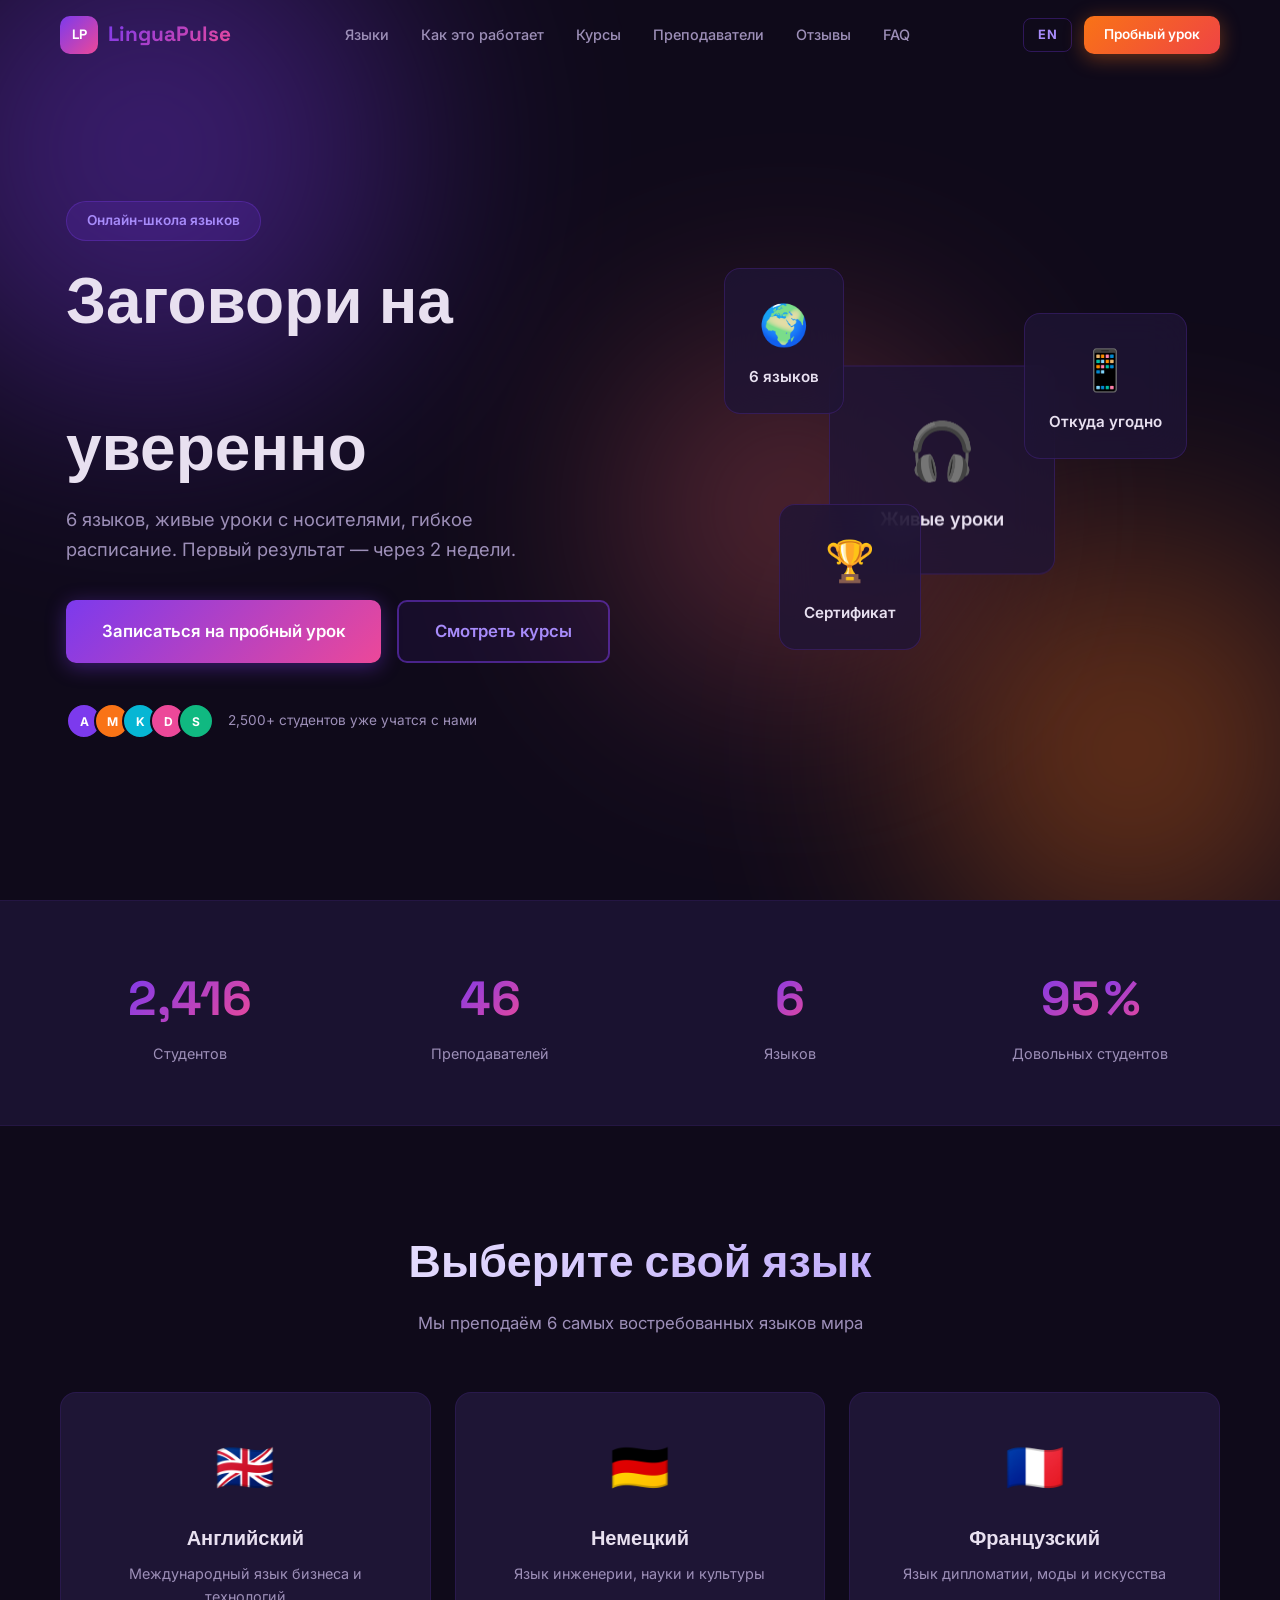
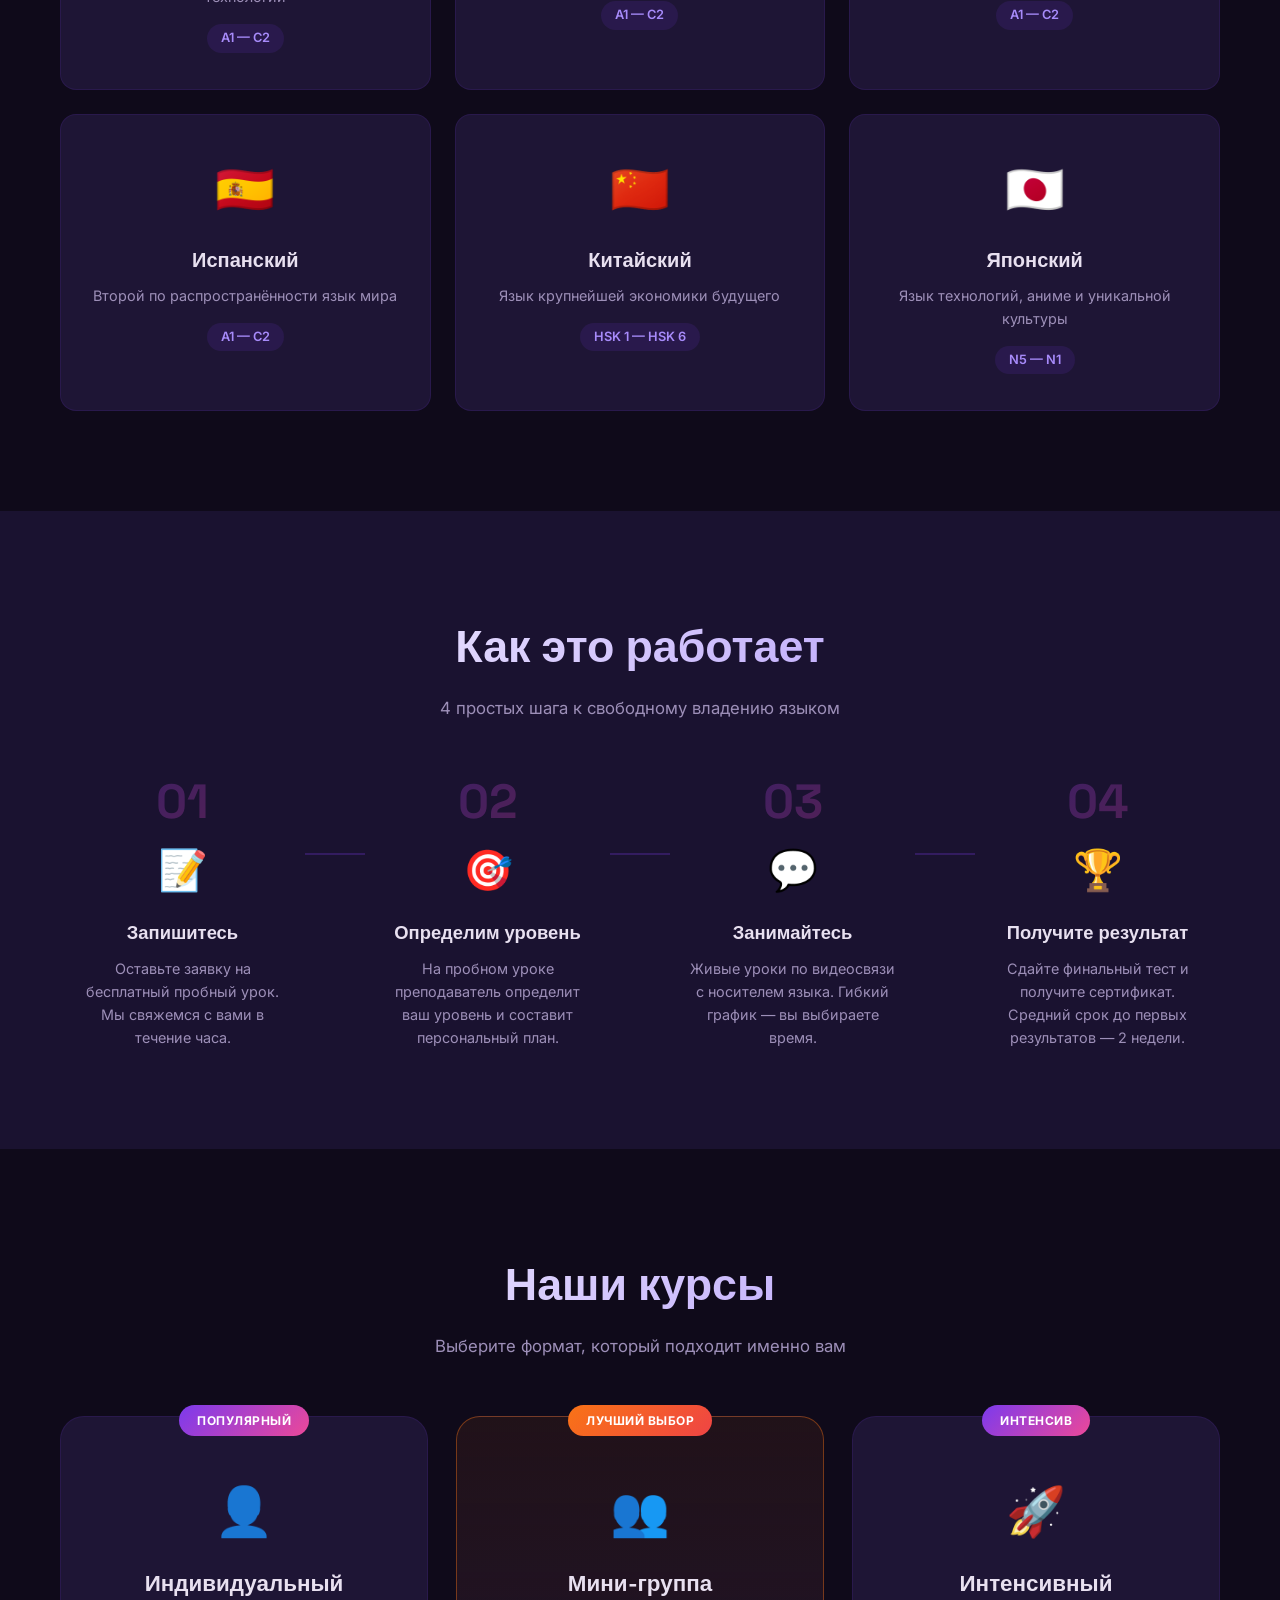
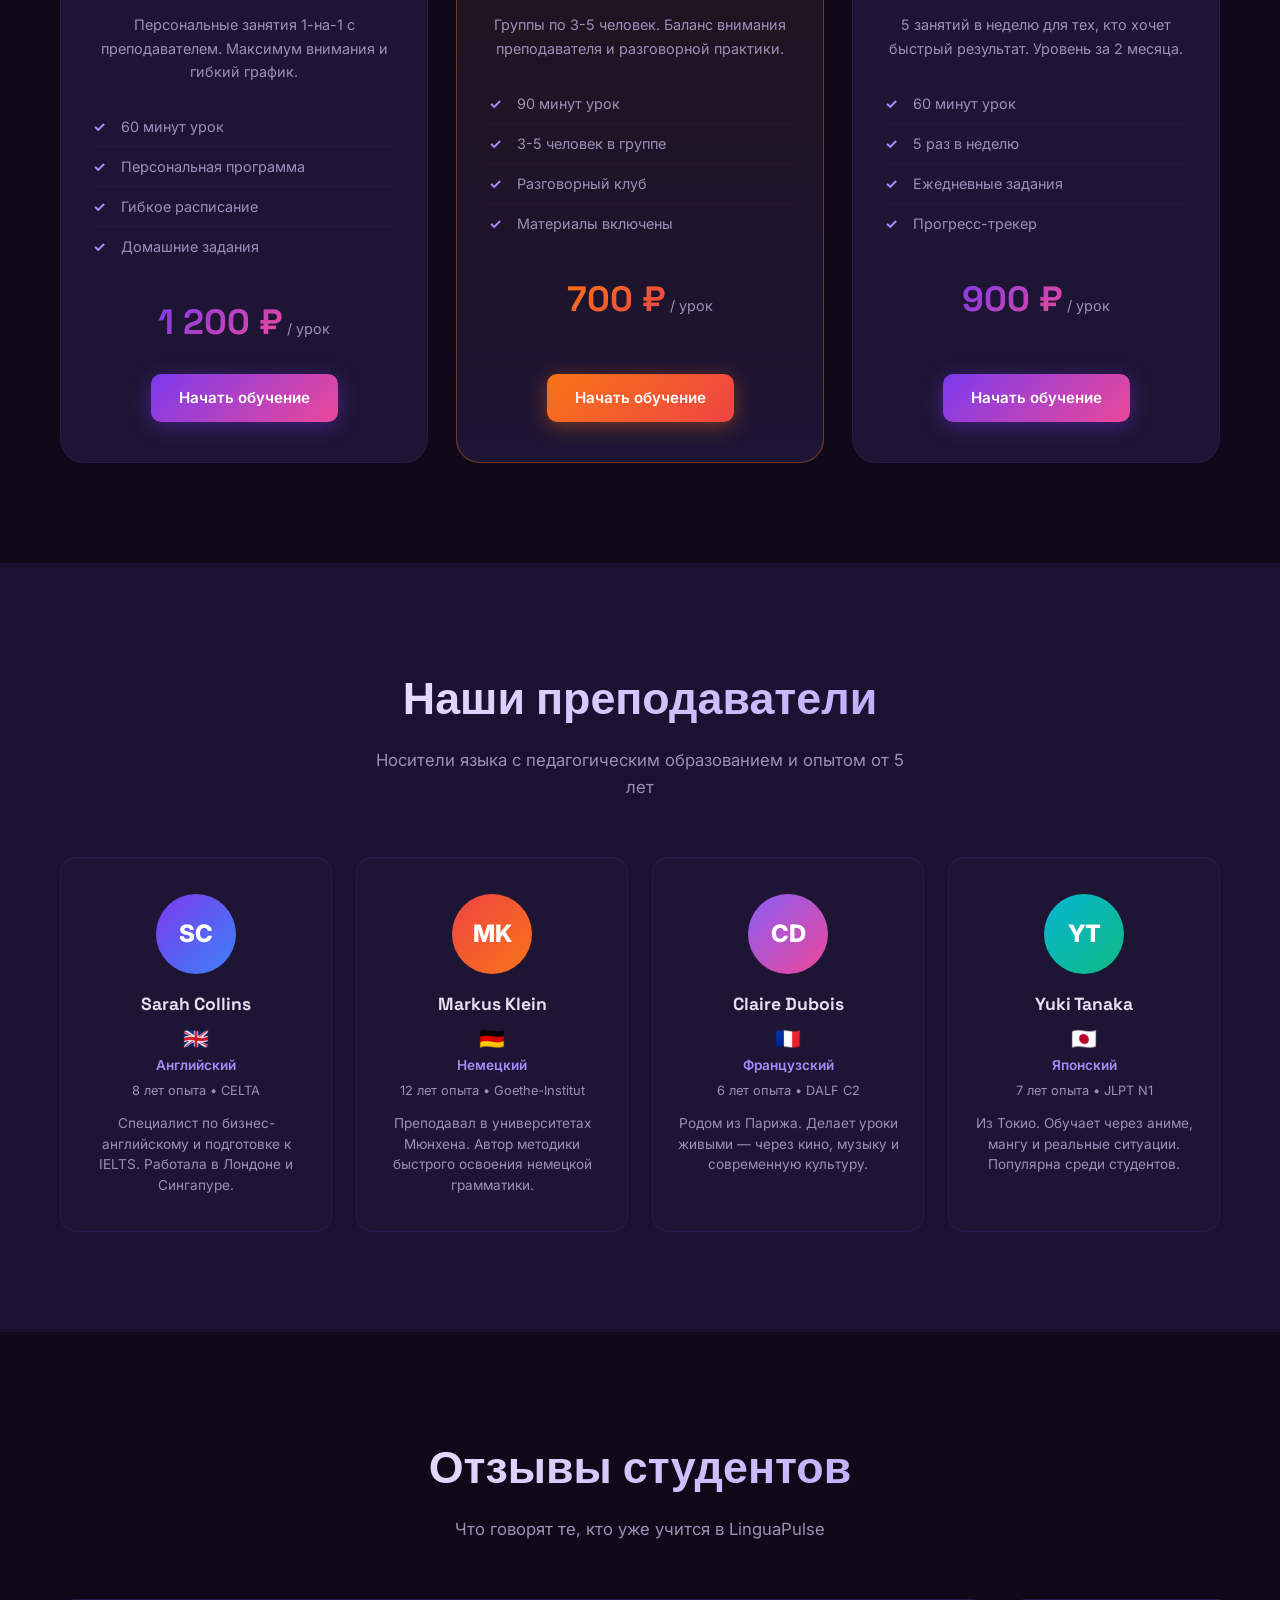
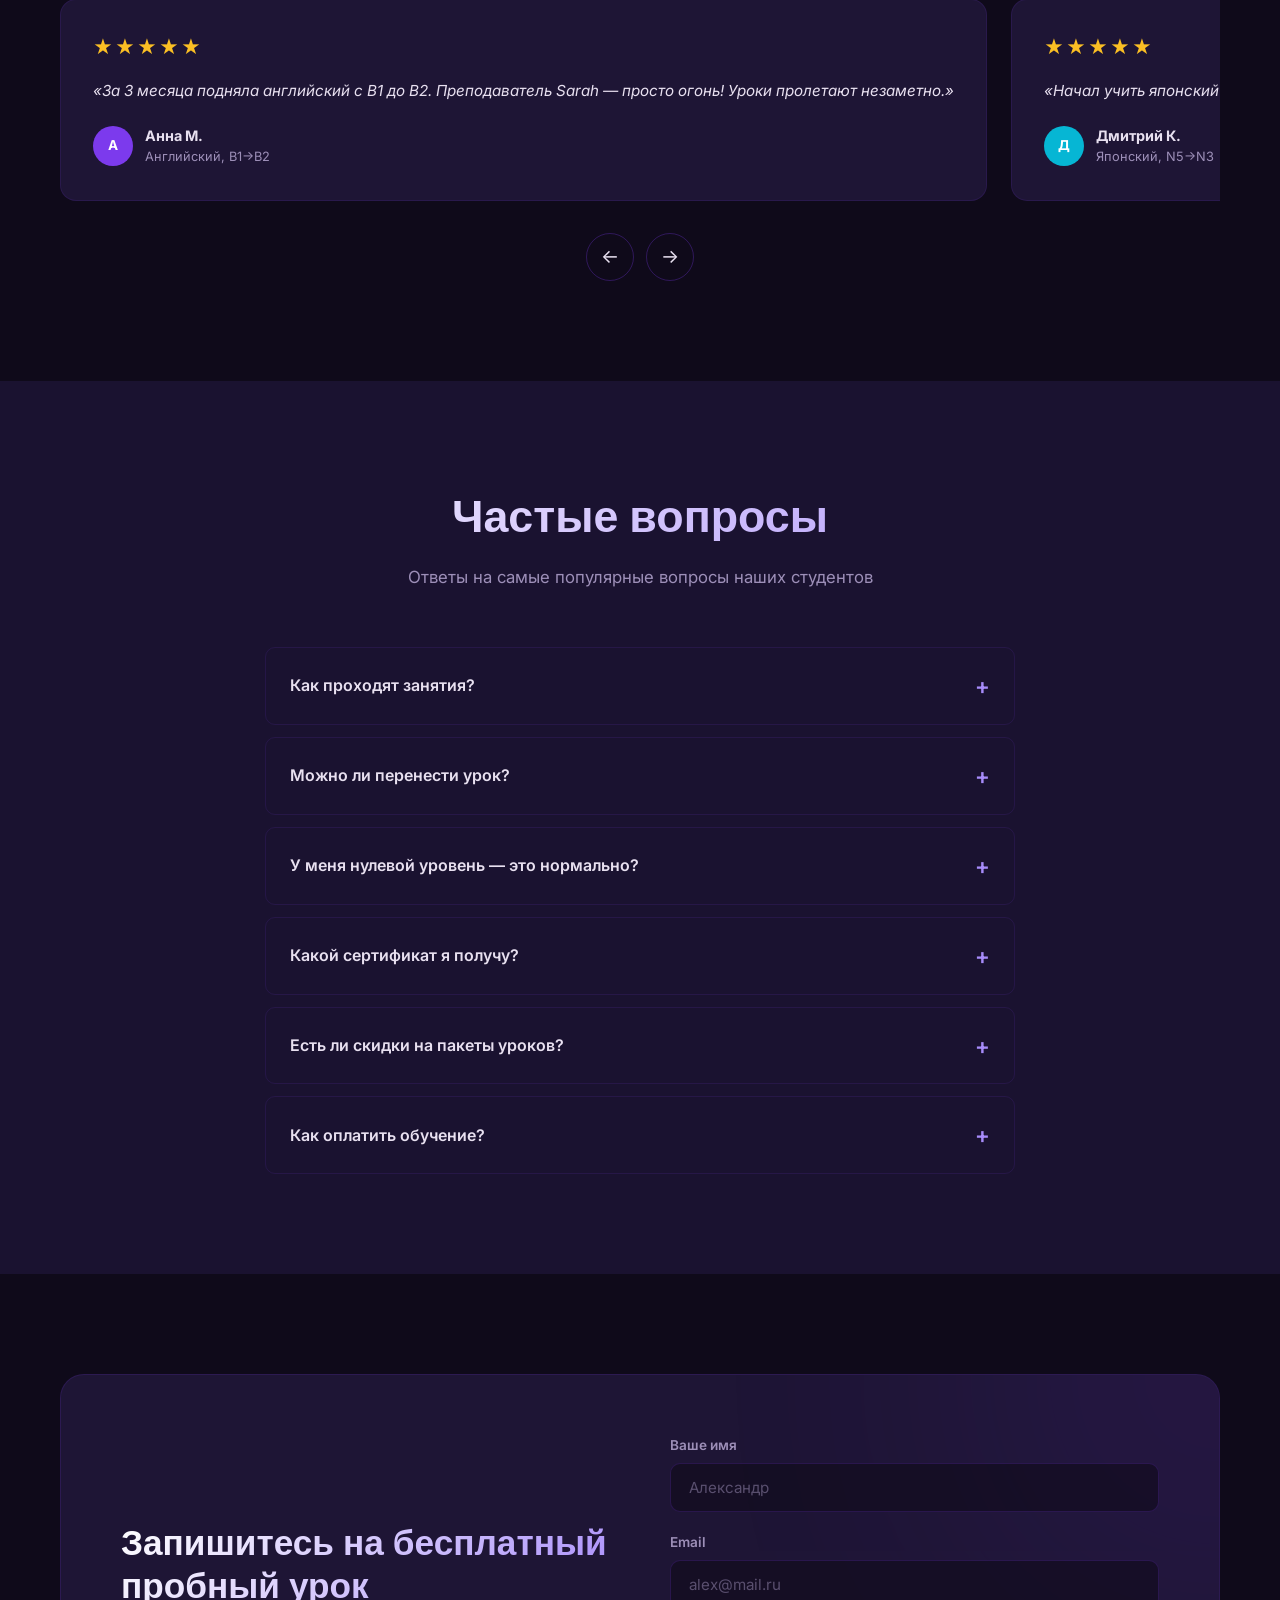
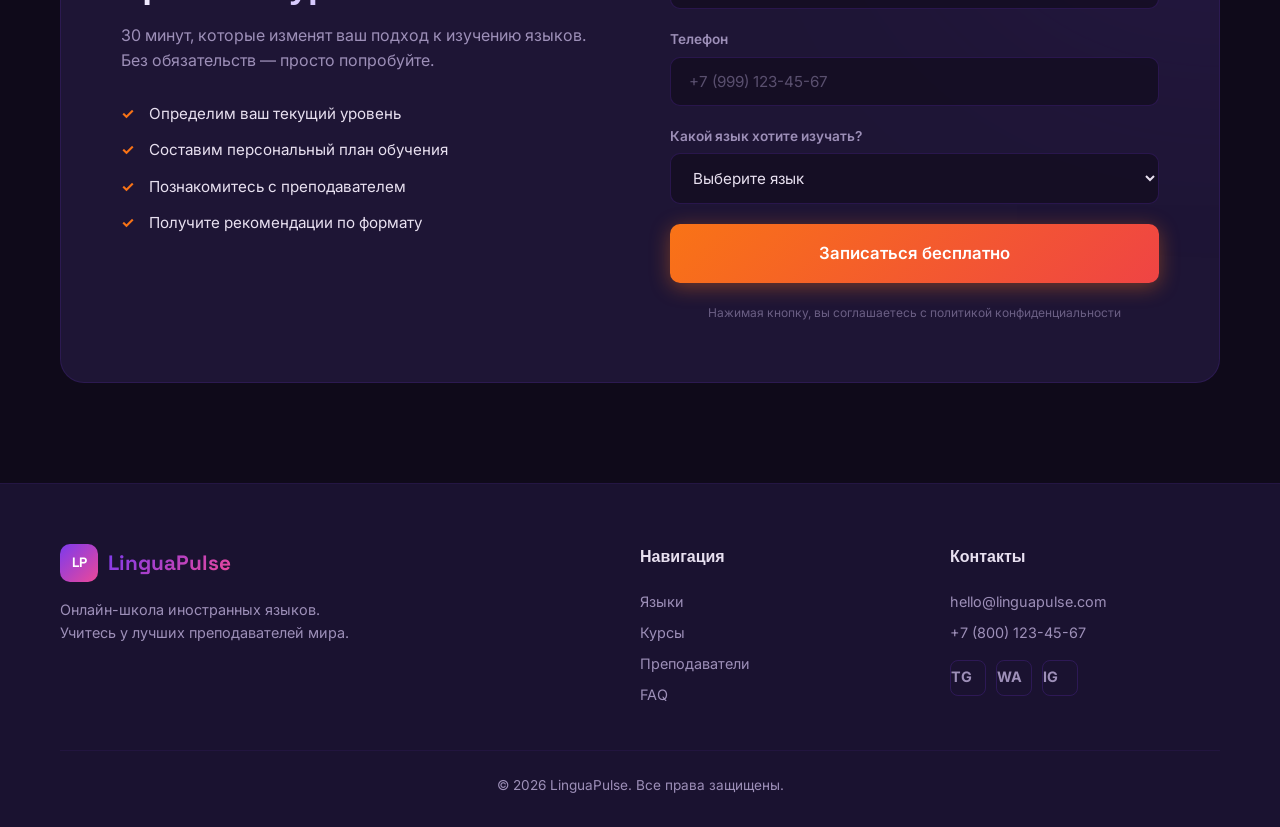
<file: index.html>
<!DOCTYPE html>
<html lang="ru">
<head>
    <meta charset="UTF-8">
    <meta name="viewport" content="width=device-width, initial-scale=1.0">
    <meta name="description" content="LinguaPulse — онлайн-школа иностранных языков. Английский, немецкий, французский, испанский, китайский, японский. Занятия с носителями языка.">
    <meta name="keywords" content="онлайн школа, иностранные языки, английский онлайн, немецкий онлайн, репетитор, языковые курсы">
    <meta property="og:title" content="LinguaPulse — Online Language School">
    <meta property="og:description" content="Learn languages with native speakers. 6 languages, flexible schedule, proven methodology.">
    <meta property="og:type" content="website">
    <title>LinguaPulse — Online Language School</title>
    <link rel="preconnect" href="https://fonts.googleapis.com">
    <link rel="preconnect" href="https://fonts.gstatic.com" crossorigin>
    <link href="https://fonts.googleapis.com/css2?family=Inter:wght@400;500;600;700;800;900&family=Space+Grotesk:wght@500;600;700&display=swap" rel="stylesheet">
    <link rel="stylesheet" href="style.css">
    <meta name="color-scheme" content="only light">
</head>
<body>
    <!-- HEADER -->
    <header class="header" id="header">
        <div class="container header__inner">
            <a href="#header" class="logo">
                <span class="logo__icon">LP</span>
                <span class="logo__text">LinguaPulse</span>
            </a>
            <nav class="nav" id="nav">
                <a href="#languages" class="nav__link" data-i18n="nav_languages">Языки</a>
                <a href="#how" class="nav__link" data-i18n="nav_how">Как это работает</a>
                <a href="#courses" class="nav__link" data-i18n="nav_courses">Курсы</a>
                <a href="#teachers" class="nav__link" data-i18n="nav_teachers">Преподаватели</a>
                <a href="#reviews" class="nav__link" data-i18n="nav_reviews">Отзывы</a>
                <a href="#faq" class="nav__link" data-i18n="nav_faq">FAQ</a>
            </nav>
            <div class="header__right">
                <button class="lang-toggle" id="langToggle" aria-label="Switch language">EN</button>
                <a href="#trial" class="btn btn--small btn--accent" data-i18n="nav_trial">Пробный урок</a>
                <button class="burger" id="burger" aria-label="Menu">
                    <span></span><span></span><span></span>
                </button>
            </div>
        </div>
    </header>

    <!-- HERO -->
    <section class="hero" id="hero">
        <div class="hero__bg">
            <div class="hero__orb hero__orb--1"></div>
            <div class="hero__orb hero__orb--2"></div>
            <div class="hero__orb hero__orb--3"></div>
        </div>
        <div class="container hero__inner">
            <div class="hero__content">
                <div class="hero__badge" data-i18n="hero_badge">Онлайн-школа языков</div>
                <h1 class="hero__title">
                    <span data-i18n="hero_title1">Заговори на</span>
                    <span class="hero__title-gradient" id="heroLang">English</span>
                    <span data-i18n="hero_title2">уверенно</span>
                </h1>
                <p class="hero__subtitle" data-i18n="hero_subtitle">6 языков, живые уроки с носителями, гибкое расписание. Первый результат — через 2 недели.</p>
                <div class="hero__actions">
                    <a href="#trial" class="btn btn--primary btn--large" data-i18n="hero_cta">Записаться на пробный урок</a>
                    <a href="#courses" class="btn btn--outline btn--large" data-i18n="hero_cta2">Смотреть курсы</a>
                </div>
                <div class="hero__trust">
                    <div class="hero__avatars">
                        <div class="hero__avatar" style="background: #7c3aed;">A</div>
                        <div class="hero__avatar" style="background: #f97316;">M</div>
                        <div class="hero__avatar" style="background: #06b6d4;">K</div>
                        <div class="hero__avatar" style="background: #ec4899;">D</div>
                        <div class="hero__avatar" style="background: #10b981;">S</div>
                    </div>
                    <span class="hero__trust-text" data-i18n="hero_trust">2,500+ студентов уже учатся с нами</span>
                </div>
            </div>
            <div class="hero__visual">
                <div class="hero__card hero__card--main">
                    <div class="hero__card-emoji">🎧</div>
                    <div class="hero__card-label" data-i18n="hero_card1">Живые уроки</div>
                </div>
                <div class="hero__card hero__card--float1">
                    <div class="hero__card-emoji">🌍</div>
                    <div class="hero__card-label" data-i18n="hero_card2">6 языков</div>
                </div>
                <div class="hero__card hero__card--float2">
                    <div class="hero__card-emoji">📱</div>
                    <div class="hero__card-label" data-i18n="hero_card3">Откуда угодно</div>
                </div>
                <div class="hero__card hero__card--float3">
                    <div class="hero__card-emoji">🏆</div>
                    <div class="hero__card-label" data-i18n="hero_card4">Сертификат</div>
                </div>
            </div>
        </div>
    </section>

    <!-- STATS -->
    <section class="stats">
        <div class="container stats__inner">
            <div class="stat" data-target="2500">
                <span class="stat__number">0</span>
                <span class="stat__label" data-i18n="stat1">Студентов</span>
            </div>
            <div class="stat" data-target="48">
                <span class="stat__number">0</span>
                <span class="stat__label" data-i18n="stat2">Преподавателей</span>
            </div>
            <div class="stat" data-target="6">
                <span class="stat__number">0</span>
                <span class="stat__label" data-i18n="stat3">Языков</span>
            </div>
            <div class="stat" data-target="98">
                <span class="stat__number">0</span>
                <span class="stat__suffix">%</span>
                <span class="stat__label" data-i18n="stat4">Довольных студентов</span>
            </div>
        </div>
    </section>

    <!-- LANGUAGES -->
    <section class="languages" id="languages">
        <div class="container">
            <h2 class="section-title" data-i18n="lang_title">Выберите свой язык</h2>
            <p class="section-subtitle" data-i18n="lang_subtitle">Мы преподаём 6 самых востребованных языков мира</p>
            <div class="languages__grid">
                <div class="lang-card" data-color="#3b82f6">
                    <div class="lang-card__flag">🇬🇧</div>
                    <h3 class="lang-card__name" data-i18n="lang_en">Английский</h3>
                    <p class="lang-card__desc" data-i18n="lang_en_desc">Международный язык бизнеса и технологий</p>
                    <span class="lang-card__levels" data-i18n="lang_levels">A1 — C2</span>
                </div>
                <div class="lang-card" data-color="#ef4444">
                    <div class="lang-card__flag">🇩🇪</div>
                    <h3 class="lang-card__name" data-i18n="lang_de">Немецкий</h3>
                    <p class="lang-card__desc" data-i18n="lang_de_desc">Язык инженерии, науки и культуры</p>
                    <span class="lang-card__levels" data-i18n="lang_levels">A1 — C2</span>
                </div>
                <div class="lang-card" data-color="#8b5cf6">
                    <div class="lang-card__flag">🇫🇷</div>
                    <h3 class="lang-card__name" data-i18n="lang_fr">Французский</h3>
                    <p class="lang-card__desc" data-i18n="lang_fr_desc">Язык дипломатии, моды и искусства</p>
                    <span class="lang-card__levels" data-i18n="lang_levels">A1 — C2</span>
                </div>
                <div class="lang-card" data-color="#f97316">
                    <div class="lang-card__flag">🇪🇸</div>
                    <h3 class="lang-card__name" data-i18n="lang_es">Испанский</h3>
                    <p class="lang-card__desc" data-i18n="lang_es_desc">Второй по распространённости язык мира</p>
                    <span class="lang-card__levels" data-i18n="lang_levels">A1 — C2</span>
                </div>
                <div class="lang-card" data-color="#ec4899">
                    <div class="lang-card__flag">🇨🇳</div>
                    <h3 class="lang-card__name" data-i18n="lang_zh">Китайский</h3>
                    <p class="lang-card__desc" data-i18n="lang_zh_desc">Язык крупнейшей экономики будущего</p>
                    <span class="lang-card__levels" data-i18n="lang_levels_zh">HSK 1 — HSK 6</span>
                </div>
                <div class="lang-card" data-color="#06b6d4">
                    <div class="lang-card__flag">🇯🇵</div>
                    <h3 class="lang-card__name" data-i18n="lang_ja">Японский</h3>
                    <p class="lang-card__desc" data-i18n="lang_ja_desc">Язык технологий, аниме и уникальной культуры</p>
                    <span class="lang-card__levels" data-i18n="lang_levels_ja">N5 — N1</span>
                </div>
            </div>
        </div>
    </section>

    <!-- HOW IT WORKS -->
    <section class="how" id="how">
        <div class="container">
            <h2 class="section-title" data-i18n="how_title">Как это работает</h2>
            <p class="section-subtitle" data-i18n="how_subtitle">4 простых шага к свободному владению языком</p>
            <div class="how__steps">
                <div class="how__step">
                    <div class="how__step-number">01</div>
                    <div class="how__step-icon">📝</div>
                    <h3 data-i18n="how_step1_title">Запишитесь</h3>
                    <p data-i18n="how_step1_desc">Оставьте заявку на бесплатный пробный урок. Мы свяжемся с вами в течение часа.</p>
                </div>
                <div class="how__connector"></div>
                <div class="how__step">
                    <div class="how__step-number">02</div>
                    <div class="how__step-icon">🎯</div>
                    <h3 data-i18n="how_step2_title">Определим уровень</h3>
                    <p data-i18n="how_step2_desc">На пробном уроке преподаватель определит ваш уровень и составит персональный план.</p>
                </div>
                <div class="how__connector"></div>
                <div class="how__step">
                    <div class="how__step-number">03</div>
                    <div class="how__step-icon">💬</div>
                    <h3 data-i18n="how_step3_title">Занимайтесь</h3>
                    <p data-i18n="how_step3_desc">Живые уроки по видеосвязи с носителем языка. Гибкий график — вы выбираете время.</p>
                </div>
                <div class="how__connector"></div>
                <div class="how__step">
                    <div class="how__step-number">04</div>
                    <div class="how__step-icon">🏆</div>
                    <h3 data-i18n="how_step4_title">Получите результат</h3>
                    <p data-i18n="how_step4_desc">Сдайте финальный тест и получите сертификат. Средний срок до первых результатов — 2 недели.</p>
                </div>
            </div>
        </div>
    </section>

    <!-- COURSES -->
    <section class="courses" id="courses">
        <div class="container">
            <h2 class="section-title" data-i18n="courses_title">Наши курсы</h2>
            <p class="section-subtitle" data-i18n="courses_subtitle">Выберите формат, который подходит именно вам</p>
            <div class="courses__grid">
                <div class="course-card">
                    <div class="course-card__badge" data-i18n="course_popular">Популярный</div>
                    <div class="course-card__icon">👤</div>
                    <h3 class="course-card__name" data-i18n="course1_name">Индивидуальный</h3>
                    <p class="course-card__desc" data-i18n="course1_desc">Персональные занятия 1-на-1 с преподавателем. Максимум внимания и гибкий график.</p>
                    <ul class="course-card__features">
                        <li data-i18n="course1_f1">60 минут урок</li>
                        <li data-i18n="course1_f2">Персональная программа</li>
                        <li data-i18n="course1_f3">Гибкое расписание</li>
                        <li data-i18n="course1_f4">Домашние задания</li>
                    </ul>
                    <div class="course-card__price">
                        <span class="course-card__amount">1 200 ₽</span>
                        <span class="course-card__per" data-i18n="course_per">/ урок</span>
                    </div>
                    <a href="#trial" class="btn btn--primary" data-i18n="course_cta">Начать обучение</a>
                </div>
                <div class="course-card course-card--featured">
                    <div class="course-card__badge" data-i18n="course_best">Лучший выбор</div>
                    <div class="course-card__icon">👥</div>
                    <h3 class="course-card__name" data-i18n="course2_name">Мини-группа</h3>
                    <p class="course-card__desc" data-i18n="course2_desc">Группы по 3-5 человек. Баланс внимания преподавателя и разговорной практики.</p>
                    <ul class="course-card__features">
                        <li data-i18n="course2_f1">90 минут урок</li>
                        <li data-i18n="course2_f2">3-5 человек в группе</li>
                        <li data-i18n="course2_f3">Разговорный клуб</li>
                        <li data-i18n="course2_f4">Материалы включены</li>
                    </ul>
                    <div class="course-card__price">
                        <span class="course-card__amount">700 ₽</span>
                        <span class="course-card__per" data-i18n="course_per">/ урок</span>
                    </div>
                    <a href="#trial" class="btn btn--accent" data-i18n="course_cta">Начать обучение</a>
                </div>
                <div class="course-card">
                    <div class="course-card__badge" data-i18n="course_intensive">Интенсив</div>
                    <div class="course-card__icon">🚀</div>
                    <h3 class="course-card__name" data-i18n="course3_name">Интенсивный</h3>
                    <p class="course-card__desc" data-i18n="course3_desc">5 занятий в неделю для тех, кто хочет быстрый результат. Уровень за 2 месяца.</p>
                    <ul class="course-card__features">
                        <li data-i18n="course3_f1">60 минут урок</li>
                        <li data-i18n="course3_f2">5 раз в неделю</li>
                        <li data-i18n="course3_f3">Ежедневные задания</li>
                        <li data-i18n="course3_f4">Прогресс-трекер</li>
                    </ul>
                    <div class="course-card__price">
                        <span class="course-card__amount">900 ₽</span>
                        <span class="course-card__per" data-i18n="course_per">/ урок</span>
                    </div>
                    <a href="#trial" class="btn btn--primary" data-i18n="course_cta">Начать обучение</a>
                </div>
            </div>
        </div>
    </section>

    <!-- TEACHERS -->
    <section class="teachers" id="teachers">
        <div class="container">
            <h2 class="section-title" data-i18n="teachers_title">Наши преподаватели</h2>
            <p class="section-subtitle" data-i18n="teachers_subtitle">Носители языка с педагогическим образованием и опытом от 5 лет</p>
            <div class="teachers__grid">
                <div class="teacher-card">
                    <div class="teacher-card__avatar" style="background: linear-gradient(135deg, #7c3aed, #3b82f6);">
                        <span>SC</span>
                    </div>
                    <h3 class="teacher-card__name">Sarah Collins</h3>
                    <span class="teacher-card__flag">🇬🇧</span>
                    <p class="teacher-card__lang" data-i18n="teacher1_lang">Английский</p>
                    <p class="teacher-card__exp" data-i18n="teacher1_exp">8 лет опыта • CELTA</p>
                    <p class="teacher-card__desc" data-i18n="teacher1_desc">Специалист по бизнес-английскому и подготовке к IELTS. Работала в Лондоне и Сингапуре.</p>
                </div>
                <div class="teacher-card">
                    <div class="teacher-card__avatar" style="background: linear-gradient(135deg, #ef4444, #f97316);">
                        <span>MK</span>
                    </div>
                    <h3 class="teacher-card__name">Markus Klein</h3>
                    <span class="teacher-card__flag">🇩🇪</span>
                    <p class="teacher-card__lang" data-i18n="teacher2_lang">Немецкий</p>
                    <p class="teacher-card__exp" data-i18n="teacher2_exp">12 лет опыта • Goethe-Institut</p>
                    <p class="teacher-card__desc" data-i18n="teacher2_desc">Преподавал в университетах Мюнхена. Автор методики быстрого освоения немецкой грамматики.</p>
                </div>
                <div class="teacher-card">
                    <div class="teacher-card__avatar" style="background: linear-gradient(135deg, #8b5cf6, #ec4899);">
                        <span>CD</span>
                    </div>
                    <h3 class="teacher-card__name">Claire Dubois</h3>
                    <span class="teacher-card__flag">🇫🇷</span>
                    <p class="teacher-card__lang" data-i18n="teacher3_lang">Французский</p>
                    <p class="teacher-card__exp" data-i18n="teacher3_exp">6 лет опыта • DALF C2</p>
                    <p class="teacher-card__desc" data-i18n="teacher3_desc">Родом из Парижа. Делает уроки живыми — через кино, музыку и современную культуру.</p>
                </div>
                <div class="teacher-card">
                    <div class="teacher-card__avatar" style="background: linear-gradient(135deg, #06b6d4, #10b981);">
                        <span>YT</span>
                    </div>
                    <h3 class="teacher-card__name">Yuki Tanaka</h3>
                    <span class="teacher-card__flag">🇯🇵</span>
                    <p class="teacher-card__lang" data-i18n="teacher4_lang">Японский</p>
                    <p class="teacher-card__exp" data-i18n="teacher4_exp">7 лет опыта • JLPT N1</p>
                    <p class="teacher-card__desc" data-i18n="teacher4_desc">Из Токио. Обучает через аниме, мангу и реальные ситуации. Популярна среди студентов.</p>
                </div>
            </div>
        </div>
    </section>

    <!-- REVIEWS -->
    <section class="reviews" id="reviews">
        <div class="container">
            <h2 class="section-title" data-i18n="reviews_title">Отзывы студентов</h2>
            <p class="section-subtitle" data-i18n="reviews_subtitle">Что говорят те, кто уже учится в LinguaPulse</p>
            <div class="reviews__slider">
                <div class="reviews__track" id="reviewsTrack">
                    <div class="review-card">
                        <div class="review-card__stars">★★★★★</div>
                        <p class="review-card__text" data-i18n="review1_text">«За 3 месяца подняла английский с B1 до B2. Преподаватель Sarah — просто огонь! Уроки пролетают незаметно.»</p>
                        <div class="review-card__author">
                            <div class="review-card__avatar" style="background: #7c3aed;">А</div>
                            <div>
                                <strong data-i18n="review1_name">Анна М.</strong>
                                <span data-i18n="review1_course">Английский, B1→B2</span>
                            </div>
                        </div>
                    </div>
                    <div class="review-card">
                        <div class="review-card__stars">★★★★★</div>
                        <p class="review-card__text" data-i18n="review2_text">«Начал учить японский с нуля, думал будет невозможно. Через полгода уже смотрю аниме без субтитров. Юки-сенсей — лучшая!»</p>
                        <div class="review-card__author">
                            <div class="review-card__avatar" style="background: #06b6d4;">Д</div>
                            <div>
                                <strong data-i18n="review2_name">Дмитрий К.</strong>
                                <span data-i18n="review2_course">Японский, N5→N3</span>
                            </div>
                        </div>
                    </div>
                    <div class="review-card">
                        <div class="review-card__stars">★★★★★</div>
                        <p class="review-card__text" data-i18n="review3_text">«Мини-группа — идеальный формат. И дешевле, и разговорной практики больше. Немецкий перестал казаться сложным!»</p>
                        <div class="review-card__author">
                            <div class="review-card__avatar" style="background: #ef4444;">М</div>
                            <div>
                                <strong data-i18n="review3_name">Мария С.</strong>
                                <span data-i18n="review3_course">Немецкий, A2→B1</span>
                            </div>
                        </div>
                    </div>
                    <div class="review-card">
                        <div class="review-card__stars">★★★★★</div>
                        <p class="review-card__text" data-i18n="review4_text">«Интенсивный курс — то, что нужно перед переездом. За 2 месяца выучил испанский до уровня уверенного общения.»</p>
                        <div class="review-card__author">
                            <div class="review-card__avatar" style="background: #f97316;">И</div>
                            <div>
                                <strong data-i18n="review4_name">Игорь Л.</strong>
                                <span data-i18n="review4_course">Испанский, A1→B1</span>
                            </div>
                        </div>
                    </div>
                </div>
                <div class="reviews__controls">
                    <button class="reviews__btn reviews__btn--prev" id="reviewPrev" aria-label="Previous">&#8592;</button>
                    <button class="reviews__btn reviews__btn--next" id="reviewNext" aria-label="Next">&#8594;</button>
                </div>
            </div>
        </div>
    </section>

    <!-- FAQ -->
    <section class="faq" id="faq">
        <div class="container">
            <h2 class="section-title" data-i18n="faq_title">Частые вопросы</h2>
            <p class="section-subtitle" data-i18n="faq_subtitle">Ответы на самые популярные вопросы наших студентов</p>
            <div class="faq__list">
                <div class="faq__item">
                    <button class="faq__question" data-i18n="faq1_q">Как проходят занятия?</button>
                    <div class="faq__answer">
                        <p data-i18n="faq1_a">Занятия проходят онлайн по видеосвязи (Zoom или Google Meet). Вам нужен только компьютер или планшет с камерой и микрофоном. Все материалы предоставляются в электронном виде.</p>
                    </div>
                </div>
                <div class="faq__item">
                    <button class="faq__question" data-i18n="faq2_q">Можно ли перенести урок?</button>
                    <div class="faq__answer">
                        <p data-i18n="faq2_a">Да, урок можно перенести бесплатно, если предупредить за 4 часа до начала. Мы понимаем, что планы меняются, и стараемся быть гибкими.</p>
                    </div>
                </div>
                <div class="faq__item">
                    <button class="faq__question" data-i18n="faq3_q">У меня нулевой уровень — это нормально?</button>
                    <div class="faq__answer">
                        <p data-i18n="faq3_a">Абсолютно! Большинство наших студентов начинают с нуля. Наши преподаватели владеют русским языком и помогут вам комфортно начать обучение.</p>
                    </div>
                </div>
                <div class="faq__item">
                    <button class="faq__question" data-i18n="faq4_q">Какой сертификат я получу?</button>
                    <div class="faq__answer">
                        <p data-i18n="faq4_a">По окончании курса вы получите сертификат LinguaPulse с указанием достигнутого уровня. Также мы помогаем подготовиться к международным экзаменам (IELTS, DELF, Goethe-Zertifikat и др.).</p>
                    </div>
                </div>
                <div class="faq__item">
                    <button class="faq__question" data-i18n="faq5_q">Есть ли скидки на пакеты уроков?</button>
                    <div class="faq__answer">
                        <p data-i18n="faq5_a">Да! При покупке пакета от 10 уроков — скидка 10%, от 20 уроков — 15%, от 40 уроков — 20%. Также действуют семейные скидки и скидки для студентов.</p>
                    </div>
                </div>
                <div class="faq__item">
                    <button class="faq__question" data-i18n="faq6_q">Как оплатить обучение?</button>
                    <div class="faq__answer">
                        <p data-i18n="faq6_a">Принимаем банковские карты, электронные кошельки и банковские переводы. Оплата помесячная или за пакет уроков — как вам удобнее.</p>
                    </div>
                </div>
            </div>
        </div>
    </section>

    <!-- TRIAL FORM -->
    <section class="trial" id="trial">
        <div class="container">
            <div class="trial__inner">
                <div class="trial__content">
                    <h2 class="trial__title" data-i18n="trial_title">Запишитесь на бесплатный пробный урок</h2>
                    <p class="trial__desc" data-i18n="trial_desc">30 минут, которые изменят ваш подход к изучению языков. Без обязательств — просто попробуйте.</p>
                    <ul class="trial__benefits">
                        <li data-i18n="trial_b1">Определим ваш текущий уровень</li>
                        <li data-i18n="trial_b2">Составим персональный план обучения</li>
                        <li data-i18n="trial_b3">Познакомитесь с преподавателем</li>
                        <li data-i18n="trial_b4">Получите рекомендации по формату</li>
                    </ul>
                </div>
                <form class="trial__form" id="trialForm">
                    <div class="form-group">
                        <label data-i18n="form_name">Ваше имя</label>
                        <input type="text" name="name" required placeholder="Александр">
                    </div>
                    <div class="form-group">
                        <label data-i18n="form_email">Email</label>
                        <input type="email" name="email" required placeholder="alex@mail.ru">
                    </div>
                    <div class="form-group">
                        <label data-i18n="form_phone">Телефон</label>
                        <input type="tel" name="phone" required placeholder="+7 (999) 123-45-67">
                    </div>
                    <div class="form-group">
                        <label data-i18n="form_language">Какой язык хотите изучать?</label>
                        <select name="language" required>
                            <option value="" data-i18n="form_select">Выберите язык</option>
                            <option value="english" data-i18n="lang_en">Английский</option>
                            <option value="german" data-i18n="lang_de">Немецкий</option>
                            <option value="french" data-i18n="lang_fr">Французский</option>
                            <option value="spanish" data-i18n="lang_es">Испанский</option>
                            <option value="chinese" data-i18n="lang_zh">Китайский</option>
                            <option value="japanese" data-i18n="lang_ja">Японский</option>
                        </select>
                    </div>
                    <button type="submit" class="btn btn--accent btn--large btn--full" data-i18n="form_submit">Записаться бесплатно</button>
                    <p class="trial__note" data-i18n="form_note">Нажимая кнопку, вы соглашаетесь с политикой конфиденциальности</p>
                </form>
            </div>
        </div>
    </section>

    <!-- FOOTER -->
    <footer class="footer">
        <div class="container footer__inner">
            <div class="footer__top">
                <div class="footer__brand">
                    <a href="#header" class="logo">
                        <span class="logo__icon">LP</span>
                        <span class="logo__text">LinguaPulse</span>
                    </a>
                    <p class="footer__tagline" data-i18n="footer_tagline">Онлайн-школа иностранных языков. Учитесь у лучших преподавателей мира.</p>
                </div>
                <div class="footer__links">
                    <h4 data-i18n="footer_nav">Навигация</h4>
                    <a href="#languages" data-i18n="nav_languages">Языки</a>
                    <a href="#courses" data-i18n="nav_courses">Курсы</a>
                    <a href="#teachers" data-i18n="nav_teachers">Преподаватели</a>
                    <a href="#faq" data-i18n="nav_faq">FAQ</a>
                </div>
                <div class="footer__links">
                    <h4 data-i18n="footer_contacts">Контакты</h4>
                    <a href="mailto:hello@linguapulse.com">hello@linguapulse.com</a>
                    <a href="tel:+78001234567">+7 (800) 123-45-67</a>
                    <div class="footer__socials">
                        <a href="https://t.me" target="_blank" rel="noopener" aria-label="Telegram" class="footer__social">TG</a>
                        <a href="https://wa.me" target="_blank" rel="noopener" aria-label="WhatsApp" class="footer__social">WA</a>
                        <a href="https://instagram.com" target="_blank" rel="noopener" aria-label="Instagram" class="footer__social">IG</a>
                    </div>
                </div>
            </div>
            <div class="footer__bottom">
                <p>&copy; 2026 LinguaPulse. <span data-i18n="footer_rights">Все права защищены.</span></p>
            </div>
        </div>
    </footer>

    <script src="script.js"></script>
</body>
</html>
</file>
<file: style.css>
/* ===== RESET & BASE ===== */
*, *::before, *::after {
    margin: 0;
    padding: 0;
    box-sizing: border-box;
}

:root {
    --primary: #7c3aed;
    --primary-light: #a78bfa;
    --accent: #f97316;
    --accent-light: #fdba74;
    --coral: #ff6b6b;
    --cyan: #06b6d4;
    --dark: #0f0a1a;
    --dark-2: #1a1230;
    --dark-3: #251d3a;
    --dark-card: #1e1535;
    --text: #e8e0f0;
    --text-muted: #9d8fb8;
    --white: #ffffff;
    --gradient-1: linear-gradient(135deg, #7c3aed, #ec4899);
    --gradient-2: linear-gradient(135deg, #f97316, #ef4444);
    --gradient-3: linear-gradient(135deg, #06b6d4, #7c3aed);
    --radius: 16px;
    --radius-sm: 10px;
    --radius-lg: 24px;
    --transition: 0.3s cubic-bezier(0.4, 0, 0.2, 1);
    color-scheme: only light;
}

html {
    scroll-behavior: smooth;
    scroll-padding-top: 80px;
}

body {
    font-family: 'Inter', -apple-system, BlinkMacSystemFont, sans-serif;
    background: var(--dark);
    color: var(--text);
    line-height: 1.6;
    overflow-x: hidden;
    -webkit-font-smoothing: antialiased;
}

.container {
    max-width: 1200px;
    margin: 0 auto;
    padding: 0 20px;
}

img { max-width: 100%; display: block; }
a { text-decoration: none; color: inherit; }
button { cursor: pointer; border: none; background: none; font: inherit; color: inherit; }
ul { list-style: none; }

/* ===== BUTTONS ===== */
.btn {
    display: inline-flex;
    align-items: center;
    justify-content: center;
    gap: 8px;
    padding: 12px 28px;
    border-radius: var(--radius-sm);
    font-weight: 600;
    font-size: 0.95rem;
    transition: var(--transition);
    white-space: nowrap;
}

.btn--primary {
    background: var(--gradient-1);
    color: var(--white);
    box-shadow: 0 4px 20px rgba(124, 58, 237, 0.4);
}
.btn--primary:hover {
    transform: translateY(-2px);
    box-shadow: 0 8px 30px rgba(124, 58, 237, 0.5);
}

.btn--accent {
    background: var(--gradient-2);
    color: var(--white);
    box-shadow: 0 4px 20px rgba(249, 115, 22, 0.4);
}
.btn--accent:hover {
    transform: translateY(-2px);
    box-shadow: 0 8px 30px rgba(249, 115, 22, 0.5);
}

.btn--outline {
    border: 2px solid rgba(124, 58, 237, 0.5);
    color: var(--primary-light);
    background: rgba(124, 58, 237, 0.08);
}
.btn--outline:hover {
    border-color: var(--primary);
    background: rgba(124, 58, 237, 0.15);
}

.btn--small { padding: 8px 20px; font-size: 0.85rem; }
.btn--large { padding: 16px 36px; font-size: 1.05rem; }
.btn--full { width: 100%; }

/* ===== HEADER ===== */
.header {
    position: fixed;
    top: 0;
    left: 0;
    right: 0;
    z-index: 1000;
    padding: 16px 0;
    transition: var(--transition);
    background: transparent;
}

.header.scrolled {
    background: rgba(15, 10, 26, 0.9);
    backdrop-filter: blur(20px);
    -webkit-backdrop-filter: blur(20px);
    padding: 10px 0;
    box-shadow: 0 4px 30px rgba(0, 0, 0, 0.3);
}

.header__inner {
    display: flex;
    align-items: center;
    justify-content: space-between;
    gap: 20px;
}

.logo {
    display: flex;
    align-items: center;
    gap: 10px;
    font-family: 'Space Grotesk', sans-serif;
    font-weight: 700;
    font-size: 1.3rem;
    z-index: 1001;
}

.logo__icon {
    display: flex;
    align-items: center;
    justify-content: center;
    width: 38px;
    height: 38px;
    border-radius: 10px;
    background: var(--gradient-1);
    color: var(--white);
    font-size: 0.85rem;
    font-weight: 800;
}

.logo__text {
    background: var(--gradient-1);
    -webkit-background-clip: text;
    -webkit-text-fill-color: transparent;
    background-clip: text;
}

.nav {
    display: flex;
    gap: 32px;
}

.nav__link {
    font-size: 0.9rem;
    font-weight: 500;
    color: var(--text-muted);
    transition: var(--transition);
    position: relative;
}
.nav__link::after {
    content: '';
    position: absolute;
    bottom: -4px;
    left: 0;
    width: 0;
    height: 2px;
    background: var(--gradient-1);
    transition: var(--transition);
}
.nav__link:hover { color: var(--white); }
.nav__link:hover::after { width: 100%; }

.header__right {
    display: flex;
    align-items: center;
    gap: 12px;
}

.lang-toggle {
    padding: 6px 14px;
    border-radius: 8px;
    border: 1px solid rgba(124, 58, 237, 0.3);
    font-size: 0.8rem;
    font-weight: 700;
    color: var(--primary-light);
    transition: var(--transition);
    letter-spacing: 0.5px;
}
.lang-toggle:hover {
    background: rgba(124, 58, 237, 0.15);
    border-color: var(--primary);
}

.burger {
    display: none;
    flex-direction: column;
    gap: 5px;
    width: 28px;
    z-index: 1001;
}
.burger span {
    display: block;
    width: 100%;
    height: 2px;
    background: var(--text);
    border-radius: 2px;
    transition: var(--transition);
}
.burger.active span:nth-child(1) { transform: rotate(45deg) translate(5px, 5px); }
.burger.active span:nth-child(2) { opacity: 0; }
.burger.active span:nth-child(3) { transform: rotate(-45deg) translate(5px, -5px); }

/* ===== HERO ===== */
.hero {
    position: relative;
    min-height: 100vh;
    display: flex;
    align-items: center;
    padding: 120px 0 80px;
    overflow: hidden;
}

.hero__bg {
    position: absolute;
    inset: 0;
    overflow: hidden;
}

.hero__orb {
    position: absolute;
    border-radius: 50%;
    filter: blur(120px);
    opacity: 0.4;
    animation: orbFloat 15s ease-in-out infinite;
}
.hero__orb--1 {
    width: 500px; height: 500px;
    background: var(--primary);
    top: -100px; left: -100px;
}
.hero__orb--2 {
    width: 400px; height: 400px;
    background: var(--accent);
    bottom: -50px; right: -50px;
    animation-delay: -5s;
}
.hero__orb--3 {
    width: 300px; height: 300px;
    background: var(--coral);
    top: 40%; left: 50%;
    animation-delay: -10s;
}

@keyframes orbFloat {
    0%, 100% { transform: translate(0, 0) scale(1); }
    33% { transform: translate(30px, -30px) scale(1.05); }
    66% { transform: translate(-20px, 20px) scale(0.95); }
}

.hero__inner {
    position: relative;
    z-index: 1;
    display: grid;
    grid-template-columns: 1fr 1fr;
    gap: 60px;
    align-items: center;
}

.hero__badge {
    display: inline-block;
    padding: 8px 20px;
    border-radius: 50px;
    background: rgba(124, 58, 237, 0.15);
    border: 1px solid rgba(124, 58, 237, 0.3);
    color: var(--primary-light);
    font-size: 0.85rem;
    font-weight: 600;
    margin-bottom: 24px;
}

.hero__title {
    font-family: 'Space Grotesk', sans-serif;
    font-size: clamp(2.5rem, 5vw, 4rem);
    font-weight: 800;
    line-height: 1.15;
    margin-bottom: 20px;
}
.hero__title span { display: block; }
.hero__title-gradient {
    background: var(--gradient-2);
    -webkit-background-clip: text;
    -webkit-text-fill-color: transparent;
    background-clip: text;
    transition: opacity 0.3s;
}

.hero__subtitle {
    font-size: 1.15rem;
    color: var(--text-muted);
    margin-bottom: 36px;
    max-width: 500px;
}

.hero__actions {
    display: flex;
    gap: 16px;
    flex-wrap: wrap;
    margin-bottom: 40px;
}

.hero__trust {
    display: flex;
    align-items: center;
    gap: 14px;
}

.hero__avatars {
    display: flex;
}

.hero__avatar {
    width: 36px;
    height: 36px;
    border-radius: 50%;
    display: flex;
    align-items: center;
    justify-content: center;
    font-size: 0.75rem;
    font-weight: 700;
    color: var(--white);
    border: 2px solid var(--dark);
    margin-left: -8px;
}
.hero__avatar:first-child { margin-left: 0; }

.hero__trust-text {
    font-size: 0.85rem;
    color: var(--text-muted);
}

/* Hero visual */
.hero__visual {
    position: relative;
    height: 450px;
}

.hero__card {
    position: absolute;
    background: rgba(30, 21, 53, 0.8);
    backdrop-filter: blur(20px);
    -webkit-backdrop-filter: blur(20px);
    border: 1px solid rgba(124, 58, 237, 0.2);
    border-radius: var(--radius);
    padding: 24px;
    text-align: center;
    transition: var(--transition);
}
.hero__card:hover { transform: translateY(-4px); }

.hero__card-emoji { font-size: 2.5rem; margin-bottom: 8px; }
.hero__card-label { font-weight: 600; font-size: 0.95rem; }

.hero__card--main {
    top: 50%; left: 50%;
    transform: translate(-50%, -50%);
    padding: 40px 50px;
}
.hero__card--main .hero__card-emoji { font-size: 3.5rem; }
.hero__card--main .hero__card-label { font-size: 1.15rem; }

.hero__card--float1 {
    top: 5%; left: 10%;
    animation: cardFloat 6s ease-in-out infinite;
}
.hero__card--float2 {
    top: 15%; right: 5%;
    animation: cardFloat 6s ease-in-out infinite 2s;
}
.hero__card--float3 {
    bottom: 10%; left: 20%;
    animation: cardFloat 6s ease-in-out infinite 4s;
}

@keyframes cardFloat {
    0%, 100% { transform: translateY(0); }
    50% { transform: translateY(-12px); }
}

/* ===== SECTION TITLES ===== */
.section-title {
    font-family: 'Space Grotesk', sans-serif;
    font-size: clamp(2rem, 4vw, 2.8rem);
    font-weight: 800;
    text-align: center;
    margin-bottom: 12px;
    background: linear-gradient(135deg, var(--white), var(--primary-light));
    -webkit-background-clip: text;
    -webkit-text-fill-color: transparent;
    background-clip: text;
}

.section-subtitle {
    text-align: center;
    color: var(--text-muted);
    font-size: 1.05rem;
    margin-bottom: 56px;
    max-width: 550px;
    margin-left: auto;
    margin-right: auto;
}

/* ===== STATS ===== */
.stats {
    padding: 60px 0;
    background: var(--dark-2);
    border-top: 1px solid rgba(124, 58, 237, 0.1);
    border-bottom: 1px solid rgba(124, 58, 237, 0.1);
}

.stats__inner {
    display: grid;
    grid-template-columns: repeat(4, 1fr);
    gap: 40px;
    text-align: center;
}

.stat__number {
    font-family: 'Space Grotesk', sans-serif;
    font-size: clamp(2rem, 4vw, 3rem);
    font-weight: 800;
    background: var(--gradient-1);
    -webkit-background-clip: text;
    -webkit-text-fill-color: transparent;
    background-clip: text;
}

.stat__suffix {
    font-family: 'Space Grotesk', sans-serif;
    font-size: clamp(2rem, 4vw, 3rem);
    font-weight: 800;
    background: var(--gradient-1);
    -webkit-background-clip: text;
    -webkit-text-fill-color: transparent;
    background-clip: text;
}

.stat__label {
    display: block;
    color: var(--text-muted);
    font-size: 0.9rem;
    margin-top: 4px;
}

/* ===== LANGUAGES ===== */
.languages {
    padding: 100px 0;
}

.languages__grid {
    display: grid;
    grid-template-columns: repeat(3, 1fr);
    gap: 24px;
}

.lang-card {
    background: var(--dark-card);
    border: 1px solid rgba(124, 58, 237, 0.12);
    border-radius: var(--radius);
    padding: 36px 28px;
    text-align: center;
    transition: var(--transition);
    position: relative;
    overflow: hidden;
}
.lang-card::before {
    content: '';
    position: absolute;
    top: 0;
    left: 0;
    right: 0;
    height: 3px;
    background: var(--gradient-1);
    opacity: 0;
    transition: var(--transition);
}
.lang-card:hover {
    transform: translateY(-6px);
    border-color: rgba(124, 58, 237, 0.3);
    box-shadow: 0 20px 60px rgba(124, 58, 237, 0.15);
}
.lang-card:hover::before { opacity: 1; }

.lang-card__flag {
    font-size: 3rem;
    margin-bottom: 16px;
}

.lang-card__name {
    font-family: 'Space Grotesk', sans-serif;
    font-size: 1.25rem;
    font-weight: 700;
    margin-bottom: 8px;
}

.lang-card__desc {
    color: var(--text-muted);
    font-size: 0.9rem;
    margin-bottom: 16px;
}

.lang-card__levels {
    display: inline-block;
    padding: 4px 14px;
    border-radius: 50px;
    background: rgba(124, 58, 237, 0.12);
    color: var(--primary-light);
    font-size: 0.8rem;
    font-weight: 600;
}

/* ===== HOW IT WORKS ===== */
.how {
    padding: 100px 0;
    background: var(--dark-2);
}

.how__steps {
    display: flex;
    align-items: flex-start;
    gap: 0;
    justify-content: center;
}

.how__step {
    flex: 1;
    max-width: 260px;
    text-align: center;
    padding: 0 16px;
    position: relative;
}

.how__step-number {
    font-family: 'Space Grotesk', sans-serif;
    font-size: 3rem;
    font-weight: 800;
    background: var(--gradient-1);
    -webkit-background-clip: text;
    -webkit-text-fill-color: transparent;
    background-clip: text;
    opacity: 0.3;
    line-height: 1;
    margin-bottom: 12px;
}

.how__step-icon {
    font-size: 2.5rem;
    margin-bottom: 16px;
}

.how__step h3 {
    font-family: 'Space Grotesk', sans-serif;
    font-size: 1.15rem;
    font-weight: 700;
    margin-bottom: 10px;
}

.how__step p {
    color: var(--text-muted);
    font-size: 0.9rem;
    line-height: 1.6;
}

.how__connector {
    width: 60px;
    height: 2px;
    background: rgba(124, 58, 237, 0.25);
    margin-top: 75px;
    flex-shrink: 0;
}

/* ===== COURSES ===== */
.courses {
    padding: 100px 0;
}

.courses__grid {
    display: grid;
    grid-template-columns: repeat(3, 1fr);
    gap: 28px;
    align-items: stretch;
}

.course-card {
    background: var(--dark-card);
    border: 1px solid rgba(124, 58, 237, 0.12);
    border-radius: var(--radius-lg);
    padding: 40px 32px;
    display: flex;
    flex-direction: column;
    align-items: center;
    text-align: center;
    position: relative;
    transition: var(--transition);
}
.course-card:hover {
    transform: translateY(-4px);
    box-shadow: 0 20px 60px rgba(124, 58, 237, 0.1);
}

.course-card--featured {
    border-color: rgba(249, 115, 22, 0.4);
    background: linear-gradient(180deg, rgba(249, 115, 22, 0.08) 0%, var(--dark-card) 100%);
    transform: scale(1.03);
}
.course-card--featured:hover {
    transform: scale(1.03) translateY(-4px);
}

.course-card__badge {
    position: absolute;
    top: -12px;
    padding: 6px 18px;
    border-radius: 50px;
    font-size: 0.75rem;
    font-weight: 700;
    text-transform: uppercase;
    letter-spacing: 0.5px;
    background: var(--gradient-1);
    color: var(--white);
}
.course-card--featured .course-card__badge {
    background: var(--gradient-2);
}

.course-card__icon {
    font-size: 3rem;
    margin: 16px 0;
}

.course-card__name {
    font-family: 'Space Grotesk', sans-serif;
    font-size: 1.4rem;
    font-weight: 700;
    margin-bottom: 12px;
}

.course-card__desc {
    color: var(--text-muted);
    font-size: 0.9rem;
    margin-bottom: 24px;
    line-height: 1.6;
}

.course-card__features {
    width: 100%;
    margin-bottom: 28px;
    text-align: left;
}
.course-card__features li {
    padding: 8px 0;
    padding-left: 28px;
    position: relative;
    color: var(--text-muted);
    font-size: 0.9rem;
    border-bottom: 1px solid rgba(124, 58, 237, 0.08);
}
.course-card__features li:last-child { border-bottom: none; }
.course-card__features li::before {
    content: '✓';
    position: absolute;
    left: 0;
    color: var(--primary-light);
    font-weight: 700;
}

.course-card__price {
    margin-bottom: 24px;
}
.course-card__amount {
    font-family: 'Space Grotesk', sans-serif;
    font-size: 2.2rem;
    font-weight: 800;
    background: var(--gradient-1);
    -webkit-background-clip: text;
    -webkit-text-fill-color: transparent;
    background-clip: text;
}
.course-card--featured .course-card__amount {
    background: var(--gradient-2);
    -webkit-background-clip: text;
    background-clip: text;
}
.course-card__per {
    color: var(--text-muted);
    font-size: 0.9rem;
}

.course-card .btn { margin-top: auto; }

/* ===== TEACHERS ===== */
.teachers {
    padding: 100px 0;
    background: var(--dark-2);
}

.teachers__grid {
    display: grid;
    grid-template-columns: repeat(4, 1fr);
    gap: 24px;
}

.teacher-card {
    background: var(--dark-card);
    border: 1px solid rgba(124, 58, 237, 0.12);
    border-radius: var(--radius);
    padding: 36px 24px;
    text-align: center;
    transition: var(--transition);
}
.teacher-card:hover {
    transform: translateY(-6px);
    box-shadow: 0 20px 60px rgba(124, 58, 237, 0.12);
}

.teacher-card__avatar {
    width: 80px;
    height: 80px;
    border-radius: 50%;
    display: flex;
    align-items: center;
    justify-content: center;
    font-size: 1.5rem;
    font-weight: 800;
    color: var(--white);
    margin: 0 auto 16px;
}

.teacher-card__name {
    font-family: 'Space Grotesk', sans-serif;
    font-size: 1.1rem;
    font-weight: 700;
    margin-bottom: 4px;
}

.teacher-card__flag {
    font-size: 1.3rem;
}

.teacher-card__lang {
    color: var(--primary-light);
    font-weight: 600;
    font-size: 0.85rem;
    margin-bottom: 4px;
}

.teacher-card__exp {
    color: var(--text-muted);
    font-size: 0.8rem;
    margin-bottom: 12px;
}

.teacher-card__desc {
    color: var(--text-muted);
    font-size: 0.85rem;
    line-height: 1.5;
}

/* ===== REVIEWS ===== */
.reviews {
    padding: 100px 0;
}

.reviews__slider {
    position: relative;
    overflow: hidden;
}

.reviews__track {
    display: flex;
    gap: 24px;
    transition: transform 0.5s cubic-bezier(0.4, 0, 0.2, 1);
}

.review-card {
    min-width: calc(33.333% - 16px);
    background: var(--dark-card);
    border: 1px solid rgba(124, 58, 237, 0.12);
    border-radius: var(--radius);
    padding: 32px;
    flex-shrink: 0;
}

.review-card__stars {
    color: #fbbf24;
    font-size: 1.2rem;
    margin-bottom: 16px;
    letter-spacing: 2px;
}

.review-card__text {
    color: var(--text);
    font-size: 0.95rem;
    line-height: 1.7;
    margin-bottom: 20px;
    font-style: italic;
}

.review-card__author {
    display: flex;
    align-items: center;
    gap: 12px;
}

.review-card__avatar {
    width: 40px;
    height: 40px;
    border-radius: 50%;
    display: flex;
    align-items: center;
    justify-content: center;
    font-weight: 700;
    color: var(--white);
    font-size: 0.85rem;
    flex-shrink: 0;
}

.review-card__author strong {
    display: block;
    font-size: 0.9rem;
}
.review-card__author span {
    display: block;
    color: var(--text-muted);
    font-size: 0.8rem;
}

.reviews__controls {
    display: flex;
    justify-content: center;
    gap: 12px;
    margin-top: 32px;
}

.reviews__btn {
    width: 48px;
    height: 48px;
    border-radius: 50%;
    border: 1px solid rgba(124, 58, 237, 0.3);
    display: flex;
    align-items: center;
    justify-content: center;
    font-size: 1.2rem;
    color: var(--text);
    transition: var(--transition);
}
.reviews__btn:hover {
    background: rgba(124, 58, 237, 0.15);
    border-color: var(--primary);
}

/* ===== FAQ ===== */
.faq {
    padding: 100px 0;
    background: var(--dark-2);
}

.faq__list {
    max-width: 750px;
    margin: 0 auto;
    display: flex;
    flex-direction: column;
    gap: 12px;
}

.faq__item {
    border: 1px solid rgba(124, 58, 237, 0.12);
    border-radius: var(--radius-sm);
    overflow: hidden;
    transition: var(--transition);
}
.faq__item:hover {
    border-color: rgba(124, 58, 237, 0.25);
}

.faq__question {
    width: 100%;
    text-align: left;
    padding: 20px 24px;
    font-size: 1rem;
    font-weight: 600;
    display: flex;
    justify-content: space-between;
    align-items: center;
    gap: 16px;
    transition: var(--transition);
}
.faq__question::after {
    content: '+';
    font-size: 1.4rem;
    color: var(--primary-light);
    flex-shrink: 0;
    transition: var(--transition);
}
.faq__item.active .faq__question::after {
    transform: rotate(45deg);
}
.faq__item.active .faq__question {
    color: var(--primary-light);
}

.faq__answer {
    max-height: 0;
    overflow: hidden;
    transition: max-height 0.4s cubic-bezier(0.4, 0, 0.2, 1);
}
.faq__answer p {
    padding: 0 24px 20px;
    color: var(--text-muted);
    font-size: 0.9rem;
    line-height: 1.7;
}

/* ===== TRIAL FORM ===== */
.trial {
    padding: 100px 0;
}

.trial__inner {
    display: grid;
    grid-template-columns: 1fr 1fr;
    gap: 60px;
    align-items: center;
    background: var(--dark-card);
    border: 1px solid rgba(124, 58, 237, 0.15);
    border-radius: var(--radius-lg);
    padding: 60px;
    position: relative;
    overflow: hidden;
}
.trial__inner::before {
    content: '';
    position: absolute;
    top: -200px;
    right: -200px;
    width: 400px;
    height: 400px;
    border-radius: 50%;
    background: var(--primary);
    filter: blur(150px);
    opacity: 0.15;
}

.trial__title {
    font-family: 'Space Grotesk', sans-serif;
    font-size: clamp(1.6rem, 3vw, 2.2rem);
    font-weight: 800;
    line-height: 1.2;
    margin-bottom: 16px;
    background: linear-gradient(135deg, var(--white), var(--primary-light));
    -webkit-background-clip: text;
    -webkit-text-fill-color: transparent;
    background-clip: text;
}

.trial__desc {
    color: var(--text-muted);
    margin-bottom: 28px;
    font-size: 1rem;
    line-height: 1.6;
}

.trial__benefits {
    display: flex;
    flex-direction: column;
    gap: 12px;
}
.trial__benefits li {
    padding-left: 28px;
    position: relative;
    color: var(--text);
    font-size: 0.95rem;
}
.trial__benefits li::before {
    content: '✓';
    position: absolute;
    left: 0;
    color: var(--accent);
    font-weight: 700;
}

.trial__form {
    display: flex;
    flex-direction: column;
    gap: 20px;
    position: relative;
    z-index: 1;
}

.form-group label {
    display: block;
    font-size: 0.85rem;
    font-weight: 600;
    margin-bottom: 6px;
    color: var(--text-muted);
}

.form-group input,
.form-group select {
    width: 100%;
    padding: 14px 18px;
    border-radius: var(--radius-sm);
    border: 1px solid rgba(124, 58, 237, 0.2);
    background: rgba(15, 10, 26, 0.6);
    color: var(--text);
    font-size: 0.95rem;
    font-family: inherit;
    transition: var(--transition);
    outline: none;
}
.form-group input::placeholder { color: var(--text-muted); opacity: 0.5; }
.form-group input:focus,
.form-group select:focus {
    border-color: var(--primary);
    box-shadow: 0 0 0 3px rgba(124, 58, 237, 0.15);
}

.form-group select option {
    background: var(--dark);
    color: var(--text);
}

.trial__note {
    text-align: center;
    font-size: 0.75rem;
    color: var(--text-muted);
    opacity: 0.6;
}

/* success state */
.trial__form.success {
    align-items: center;
    justify-content: center;
    min-height: 300px;
}
.trial__success {
    text-align: center;
}
.trial__success-icon {
    font-size: 4rem;
    margin-bottom: 16px;
}
.trial__success-title {
    font-family: 'Space Grotesk', sans-serif;
    font-size: 1.5rem;
    font-weight: 700;
    margin-bottom: 8px;
    color: var(--white);
}
.trial__success-text {
    color: var(--text-muted);
}

/* ===== FOOTER ===== */
.footer {
    padding: 60px 0 30px;
    background: var(--dark-2);
    border-top: 1px solid rgba(124, 58, 237, 0.1);
}

.footer__top {
    display: grid;
    grid-template-columns: 2fr 1fr 1fr;
    gap: 40px;
    margin-bottom: 40px;
}

.footer__tagline {
    color: var(--text-muted);
    font-size: 0.9rem;
    margin-top: 16px;
    max-width: 300px;
    line-height: 1.6;
}

.footer__links h4 {
    font-family: 'Space Grotesk', sans-serif;
    font-weight: 700;
    margin-bottom: 16px;
    font-size: 1rem;
}

.footer__links a {
    display: block;
    color: var(--text-muted);
    font-size: 0.9rem;
    padding: 4px 0;
    transition: var(--transition);
}
.footer__links a:hover { color: var(--primary-light); }

.footer__socials {
    display: flex;
    gap: 10px;
    margin-top: 12px;
}

.footer__social {
    width: 36px;
    height: 36px;
    border-radius: 8px;
    border: 1px solid rgba(124, 58, 237, 0.2);
    display: flex;
    align-items: center;
    justify-content: center;
    font-size: 0.75rem;
    font-weight: 700;
    color: var(--text-muted);
    transition: var(--transition);
}
.footer__social:hover {
    background: rgba(124, 58, 237, 0.15);
    border-color: var(--primary);
    color: var(--primary-light);
}

.footer__bottom {
    border-top: 1px solid rgba(124, 58, 237, 0.08);
    padding-top: 24px;
    text-align: center;
    color: var(--text-muted);
    font-size: 0.85rem;
}

/* ===== ANIMATIONS ===== */
.fade-up {
    opacity: 0;
    transform: translateY(30px);
    transition: opacity 0.6s ease, transform 0.6s ease;
}
.fade-up.visible {
    opacity: 1;
    transform: translateY(0);
}

/* ===== RESPONSIVE ===== */
@media (max-width: 1024px) {
    .hero__inner {
        grid-template-columns: 1fr;
        text-align: center;
    }
    .hero__subtitle { margin-left: auto; margin-right: auto; }
    .hero__actions { justify-content: center; }
    .hero__trust { justify-content: center; }
    .hero__visual { display: none; }

    .languages__grid { grid-template-columns: repeat(2, 1fr); }
    .teachers__grid { grid-template-columns: repeat(2, 1fr); }
    .courses__grid { grid-template-columns: 1fr; max-width: 420px; margin: 0 auto; }
    .course-card--featured { transform: none; }
    .course-card--featured:hover { transform: translateY(-4px); }

    .how__steps { flex-wrap: wrap; gap: 24px; }
    .how__connector { display: none; }
    .how__step { min-width: calc(50% - 12px); }

    .trial__inner {
        grid-template-columns: 1fr;
        padding: 40px;
    }

    .footer__top {
        grid-template-columns: 1fr;
        text-align: center;
    }
    .footer__tagline { margin-left: auto; margin-right: auto; }
    .footer__socials { justify-content: center; }
}

@media (max-width: 768px) {
    .nav {
        display: none;
        position: fixed;
        top: 0;
        left: 0;
        right: 0;
        bottom: 0;
        background: rgba(15, 10, 26, 0.97);
        backdrop-filter: blur(20px);
        -webkit-backdrop-filter: blur(20px);
        flex-direction: column;
        align-items: center;
        justify-content: center;
        gap: 28px;
        z-index: 999;
    }
    .nav.active { display: flex; }
    .nav__link { font-size: 1.3rem; }

    .burger { display: flex; }

    .header__right .btn--small { display: none; }

    .stats__inner { grid-template-columns: repeat(2, 1fr); gap: 24px; }

    .languages__grid { grid-template-columns: 1fr; max-width: 360px; margin: 0 auto; }

    .how__step { min-width: 100%; }

    .teachers__grid { grid-template-columns: 1fr; max-width: 360px; margin: 0 auto; }

    .review-card { min-width: calc(100% - 0px); }

    .trial__inner { padding: 28px; }

    .hero { padding: 100px 0 60px; }
    .hero__title { font-size: 2.2rem; }
}

@media (max-width: 480px) {
    .hero__actions { flex-direction: column; }
    .hero__actions .btn { width: 100%; }
    .stats__inner { grid-template-columns: 1fr 1fr; }
}
</file>
